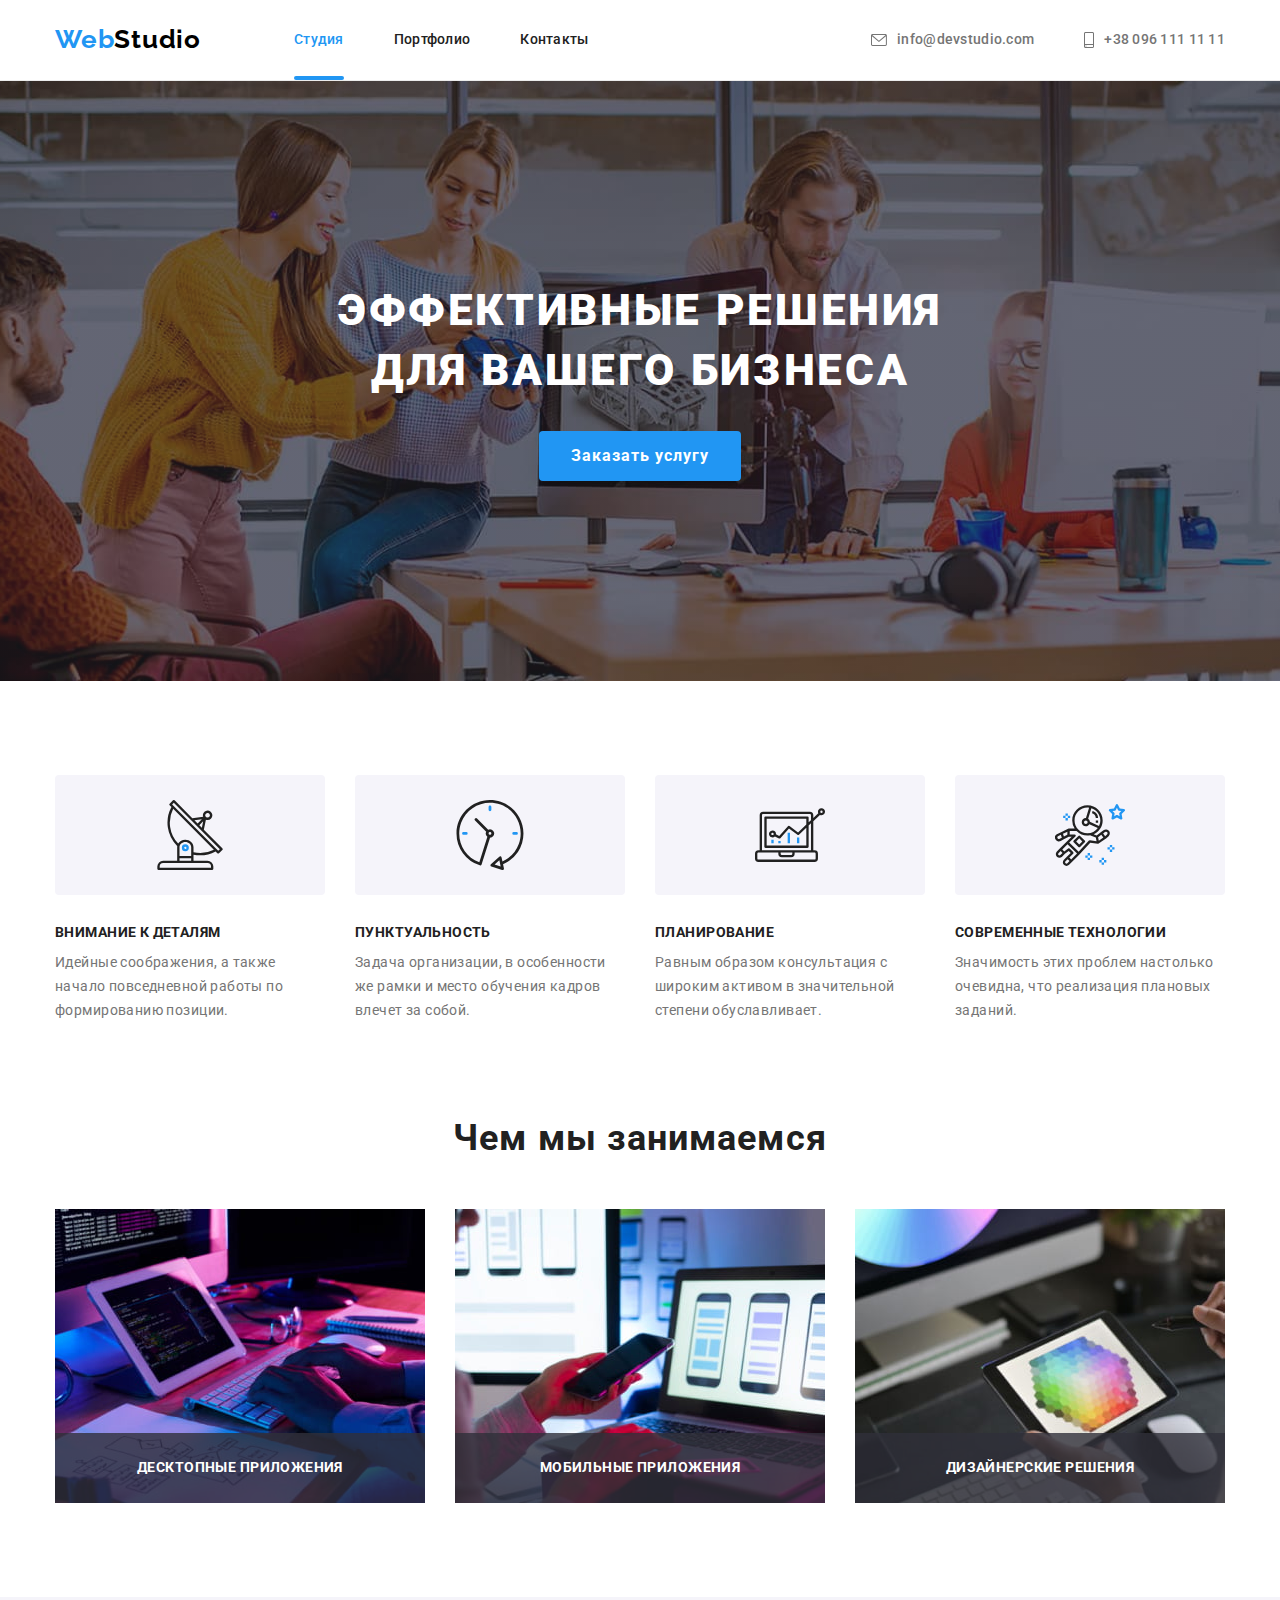
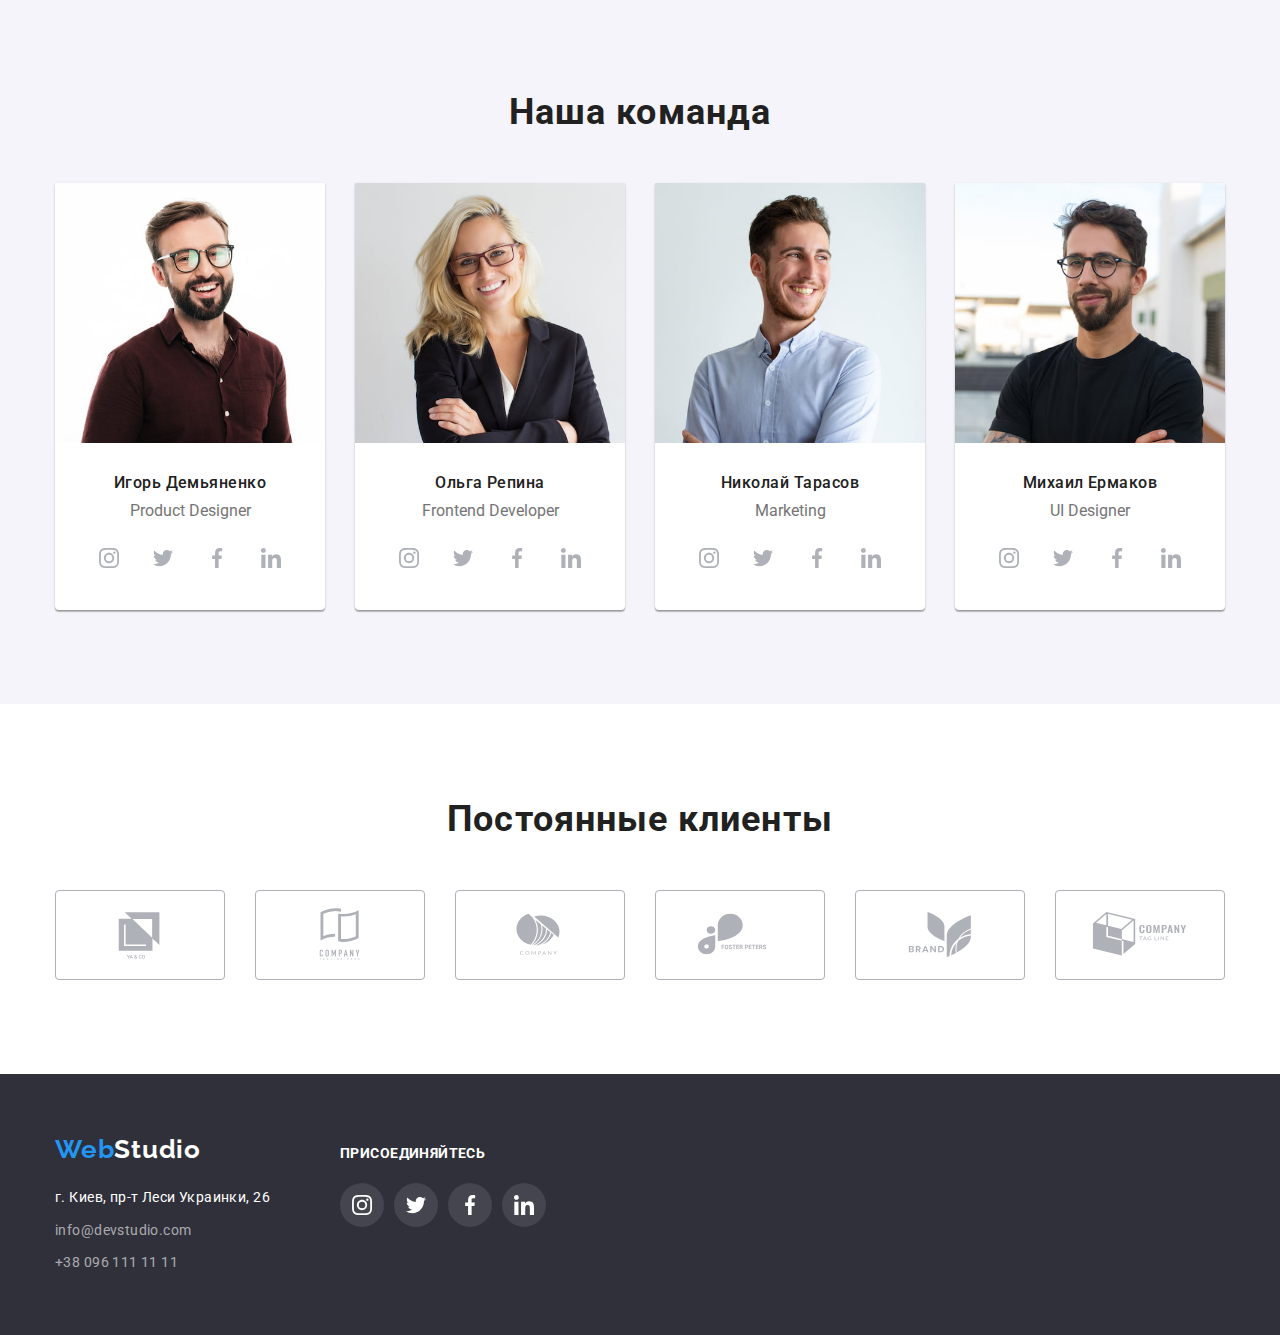
<file: index.html>
<!DOCTYPE html>
<html lang="ru">
  <head>
    <meta charset="UTF-8" />
    <meta http-equiv="X-UA-Compatible" content="IE=edge" />
    <meta name="viewport" content="width=device-width, initial-scale=1.0" />
    <title>Студия</title>
    <link rel="preconnect" href="https://fonts.googleapis.com" />
    <link rel="preconnect" href="https://fonts.gstatic.com" crossorigin />
    <link
      href="https://fonts.googleapis.com/css2?family=Raleway:wght@700&family=Roboto:wght@400;500;700;900&display=swap"
      rel="stylesheet"
    />
    <link
      rel="stylesheet"
      href="https://cdnjs.cloudflare.com/ajax/libs/modern-normalize/1.1.0/modern-normalize.min.css"
    />
    <link rel="stylesheet" href="./css/styles.css" />
  </head>
  <body>
    <!-- Хедер -->
    <header class="header">
      <div class="container header-container">
        <nav class="header-nav">
          <a href="./index.html" class="logo">Web<span class="logo-header">Studio</span></a>
          <ul class="header-nav-list">
            <li class="header-nav-item"><a href="./index.html" class="link header-nav-link current">Студия</a></li>
            <li class="header-nav-item"><a href="./portfolio.html" class="link header-nav-link">Портфолио</a></li>
            <li class="header-nav-item"><a href="./contacts.html" class="link header-nav-link">Контакты</a></li>
          </ul>
        </nav>
        <ul class="header-contact-list">
          <li class="header-contact-item">
            <a href="mailto:info@devstudio.com" class="link header-contact-link inside-wrapper">
              <svg class="icon header-contact-icon" width="16" height="12">
                <use href="./images/icons.svg#envelope"></use>
              </svg>
              info@devstudio.com
            </a>
          </li>
          <li class="header-contact-item">
            <a href="tel:+380961111111" class="link header-contact-link">
              <svg class="icon header-contact-icon" width="10" height="16">
                <use href="./images/icons.svg#smartphone"></use>
              </svg>
              +38 096 111 11 11
            </a>
          </li>
        </ul>
      </div>
    </header>

    <main>
      <!-- Герой -->
      <section class="hero">
        <div class="container">
          <h1 class="hero-title">Эффективные решения<br />для вашего бизнеса</h1>
          <button type="button" class="hero-button" data-modal-open>Заказать услугу</button>
        </div>
      </section>

      <!-- Особенности -->
      <section class="section features">
        <div class="container">
          <h2 class="visually-hidden">Наши особенности</h2>
          <ul class="features-list">
            <li class="features-item">
              <div class="features-icon-container">
                <svg class="icon features-icon" width="70" height="70">
                  <use href="./images/icons.svg#antenna"></use>
                </svg>
              </div>
              <h3 class="features-title">Внимание к деталям</h3>
              <p class="features-text">
                Идейные соображения, а также начало повседневной работы по формированию позиции.
              </p>
            </li>
            <li class="features-item">
              <div class="features-icon-container">
                <svg class="icon features-icon" width="70" height="70">
                  <use href="./images/icons.svg#clock"></use>
                </svg>
              </div>
              <h3 class="features-title">Пунктуальность</h3>
              <p class="features-text">
                Задача организации, в особенности же рамки и место обучения кадров влечет за собой.
              </p>
            </li>
            <li class="features-item">
              <div class="features-icon-container">
                <svg class="icon features-icon" width="70" height="70">
                  <use href="./images/icons.svg#diagram"></use>
                </svg>
              </div>
              <h3 class="features-title">Планирование</h3>
              <p class="features-text">
                Равным образом консультация с широким активом в значительной степени обуславливает.
              </p>
            </li>
            <li class="features-item">
              <div class="features-icon-container">
                <svg class="icon features-icon" width="70" height="70">
                  <use href="./images/icons.svg#astronaut"></use>
                </svg>
              </div>
              <h3 class="features-title">Современные технологии</h3>
              <p class="features-text">Значимость этих проблем настолько очевидна, что реализация плановых заданий.</p>
            </li>
          </ul>
        </div>
      </section>

      <!-- Чем мы занимаемся -->
      <section class="section area">
        <div class="container">
          <h2 class="section-title">Чем мы занимаемся</h2>
          <ul class="area-list">
            <li class="area-item">
              <img
                src="./images/illustration-1.jpg"
                alt="Веб дизайн для ПК и планшета"
                width="370"
                height="294"
                class="image"
              />
              <h3 class="area-image-overlay">Десктопные приложения</h3>
            </li>
            <li class="area-item">
              <img
                src="./images/illustration-2.jpg"
                alt="Веб дизайн под смартфон"
                width="370"
                height="294"
                class="image"
              />
              <h3 class="area-image-overlay">Мобильные приложения</h3>
            </li>
            <li class="area-item">
              <img
                src="./images/illustration-3.jpg"
                alt="Подбор цветовой палитры"
                width="370"
                height="294"
                class="image"
              />
              <h3 class="area-image-overlay">Дизайнерские решения</h3>
            </li>
          </ul>
        </div>
      </section>

      <!-- Наша команда -->
      <section class="section team">
        <div class="container">
          <h2 class="section-title">Наша команда</h2>
          <ul class="team-list">
            <li class="team-item">
              <img
                src="./images/igor-demyanenko.jpg"
                alt="Фотография Игоря Демьяненко"
                width="270"
                height="260"
                class="image"
              />
              <div class="team-item-container">
                <h3 class="team-item-title">Игорь Демьяненко</h3>
                <p lang="en" class="team-item-text">Product Designer</p>
                <ul class="team-social-list">
                  <li class="team-social-item">
                    <a href="" class="link team-social-link">
                      <svg class="icon team-social-icon" width="20" height="20">
                        <use href="./images/icons.svg#instagram"></use>
                      </svg>
                    </a>
                  </li>
                  <li class="team-social-item">
                    <a href="" class="link team-social-link">
                      <svg class="icon team-social-icon" width="20" height="20">
                        <use href="./images/icons.svg#twitter"></use>
                      </svg>
                    </a>
                  </li>
                  <li class="team-social-item">
                    <a href="" class="link team-social-link">
                      <svg class="icon team-social-icon" width="20" height="20">
                        <use href="./images/icons.svg#facebook"></use>
                      </svg>
                    </a>
                  </li>
                  <li class="team-social-item">
                    <a href="" class="link team-social-link">
                      <svg class="icon team-social-icon" width="20" height="20">
                        <use href="./images/icons.svg#linkedin"></use>
                      </svg>
                    </a>
                  </li>
                </ul>
              </div>
            </li>
            <li class="team-item">
              <img
                src="./images/olga-repina.jpg"
                alt="Фотография Ольги Репиной"
                width="270"
                height="260"
                class="image"
              />
              <div class="team-item-container">
                <h3 class="team-item-title">Ольга Репина</h3>
                <p lang="en" class="team-item-text">Frontend Developer</p>
                <ul class="team-social-list">
                  <li class="team-social-item">
                    <a href="" class="link team-social-link">
                      <svg class="icon team-social-icon" width="20" height="20">
                        <use href="./images/icons.svg#instagram"></use>
                      </svg>
                    </a>
                  </li>
                  <li class="team-social-item">
                    <a href="" class="link team-social-link">
                      <svg class="icon team-social-icon" width="20" height="20">
                        <use href="./images/icons.svg#twitter"></use>
                      </svg>
                    </a>
                  </li>
                  <li class="team-social-item">
                    <a href="" class="link team-social-link">
                      <svg class="icon team-social-icon" width="20" height="20">
                        <use href="./images/icons.svg#facebook"></use>
                      </svg>
                    </a>
                  </li>
                  <li class="team-social-item">
                    <a href="" class="link team-social-link">
                      <svg class="icon team-social-icon" width="20" height="20">
                        <use href="./images/icons.svg#linkedin"></use>
                      </svg>
                    </a>
                  </li>
                </ul>
              </div>
            </li>
            <li class="team-item">
              <img
                src="./images/nikolay-tarasov.jpg"
                alt="Фотография Николая Тарасова"
                width="270"
                height="260"
                class="image"
              />
              <div class="team-item-container">
                <h3 class="team-item-title">Николай Тарасов</h3>
                <p lang="en" class="team-item-text">Marketing</p>
                <ul class="team-social-list">
                  <li class="team-social-item">
                    <a href="" class="link team-social-link">
                      <svg class="icon team-social-icon" width="20" height="20">
                        <use href="./images/icons.svg#instagram"></use>
                      </svg>
                    </a>
                  </li>
                  <li class="team-social-item">
                    <a href="" class="link team-social-link">
                      <svg class="icon team-social-icon" width="20" height="20">
                        <use href="./images/icons.svg#twitter"></use>
                      </svg>
                    </a>
                  </li>
                  <li class="team-social-item">
                    <a href="" class="link team-social-link">
                      <svg class="icon team-social-icon" width="20" height="20">
                        <use href="./images/icons.svg#facebook"></use>
                      </svg>
                    </a>
                  </li>
                  <li class="team-social-item">
                    <a href="" class="link team-social-link">
                      <svg class="icon team-social-icon" width="20" height="20">
                        <use href="./images/icons.svg#linkedin"></use>
                      </svg>
                    </a>
                  </li>
                </ul>
              </div>
            </li>
            <li class="team-item">
              <img
                src="./images/mihail-ermakov.jpg"
                alt="Фотография Михаила Ермакова"
                width="270"
                height="260"
                class="image"
              />
              <div class="team-item-container">
                <h3 class="team-item-title">Михаил Ермаков</h3>
                <p lang="en" class="team-item-text">UI Designer</p>
                <ul class="team-social-list">
                  <li class="team-social-item">
                    <a href="" class="link team-social-link">
                      <svg class="icon team-social-icon" width="20" height="20">
                        <use href="./images/icons.svg#instagram"></use>
                      </svg>
                    </a>
                  </li>
                  <li class="team-social-item">
                    <a href="" class="link team-social-link">
                      <svg class="icon team-social-icon" width="20" height="20">
                        <use href="./images/icons.svg#twitter"></use>
                      </svg>
                    </a>
                  </li>
                  <li class="team-social-item">
                    <a href="" class="link team-social-link">
                      <svg class="icon team-social-icon" width="20" height="20">
                        <use href="./images/icons.svg#facebook"></use>
                      </svg>
                    </a>
                  </li>
                  <li class="team-social-item">
                    <a href="" class="link team-social-link">
                      <svg class="icon team-social-icon" width="20" height="20">
                        <use href="./images/icons.svg#linkedin"></use>
                      </svg>
                    </a>
                  </li>
                </ul>
              </div>
            </li>
          </ul>
        </div>
      </section>

      <!-- Постоянные клиенты -->

      <section class="section clients">
        <div class="container">
          <h2 class="section-title">Постоянные клиенты</h2>
          <ul class="clients-list">
            <li class="clients-item">
              <a href="" class="link clients-link">
                <svg class="icon" width="106" height="60">
                  <use href="./images/icons.svg#logo-1"></use>
                </svg>
              </a>
            </li>
            <li class="clients-item">
              <a href="" class="link clients-link">
                <svg class="icon" width="106" height="60">
                  <use href="./images/icons.svg#logo-2"></use>
                </svg>
              </a>
            </li>
            <li class="clients-item">
              <a href="" class="link clients-link">
                <svg class="icon" width="106" height="60">
                  <use href="./images/icons.svg#logo-3"></use>
                </svg>
              </a>
            </li>
            <li class="clients-item">
              <a href="" class="link clients-link">
                <svg class="icon" width="106" height="60">
                  <use href="./images/icons.svg#logo-4"></use>
                </svg>
              </a>
            </li>
            <li class="clients-item">
              <a href="" class="link clients-link">
                <svg class="icon" width="106" height="60">
                  <use href="./images/icons.svg#logo-5"></use>
                </svg>
              </a>
            </li>
            <li class="clients-item">
              <a href="" class="link clients-link">
                <svg class="icon" width="106" height="60">
                  <use href="./images/icons.svg#logo-6"></use>
                </svg>
              </a>
            </li>
          </ul>
        </div>
      </section>
    </main>

    <!-- Подвал -->
    <footer class="footer">
      <div class="container footer-container">
        <div class="footer-address-wrapper">
          <a href="./index.html" class="logo">Web<span class="logo-footer">Studio</span></a>
          <!-- Адрес -->
          <address class="footer-address">
            <p class="footer-location">г. Киев, пр-т Леси Украинки, 26</p>
            <ul class="footer-contact-list">
              <li class="footer-contact-item">
                <a href="mailto:info@devstudio.com" class="link">info@devstudio.com</a>
              </li>
              <li class="footer-contact-item">
                <a href="tel:+380961111111" class="link">+38 096 111 11 11</a>
              </li>
            </ul>
          </address>
        </div>
        <div class="footer-social-wrapper">
          <h3 class="footer-social-title">Присоединяйтесь</h3>
          <ul class="footer-social-list">
            <li class="footer-social-item">
              <a href="" class="footer-social-link link">
                <svg width="20" height="20" class="icon footer-social-icon">
                  <use href="./images/icons.svg#instagram"></use>
                </svg>
              </a>
            </li>
            <li class="footer-social-item">
              <a href="" class="footer-social-link link">
                <svg width="20" height="20" class="icon footer-social-icon">
                  <use href="./images/icons.svg#twitter"></use>
                </svg>
              </a>
            </li>
            <li class="footer-social-item">
              <a href="" class="footer-social-link link">
                <svg width="20" height="20" class="icon footer-social-icon">
                  <use href="./images/icons.svg#facebook"></use>
                </svg>
              </a>
            </li>
            <li class="footer-social-item">
              <a href="" class="footer-social-link link">
                <svg width="20" height="20" class="icon footer-social-icon">
                  <use href="./images/icons.svg#linkedin"></use>
                </svg>
              </a>
            </li>
          </ul>
        </div>
      </div>
    </footer>

    <!-- Модальное окно -->
    <div class="modal-backdrop is-hidden" data-modal>
      <div class="modal-window">
        <button type="button" class="modal-close-button" data-modal-close>
          <svg width="11" height="11" class="icon">
            <use href="./images/icons.svg#cross"></use>
          </svg>
        </button>
      </div>
    </div>

    <!-- Скрипты -->
    <script src="./js/modal.js"></script>
  </body>
</html>
</file>
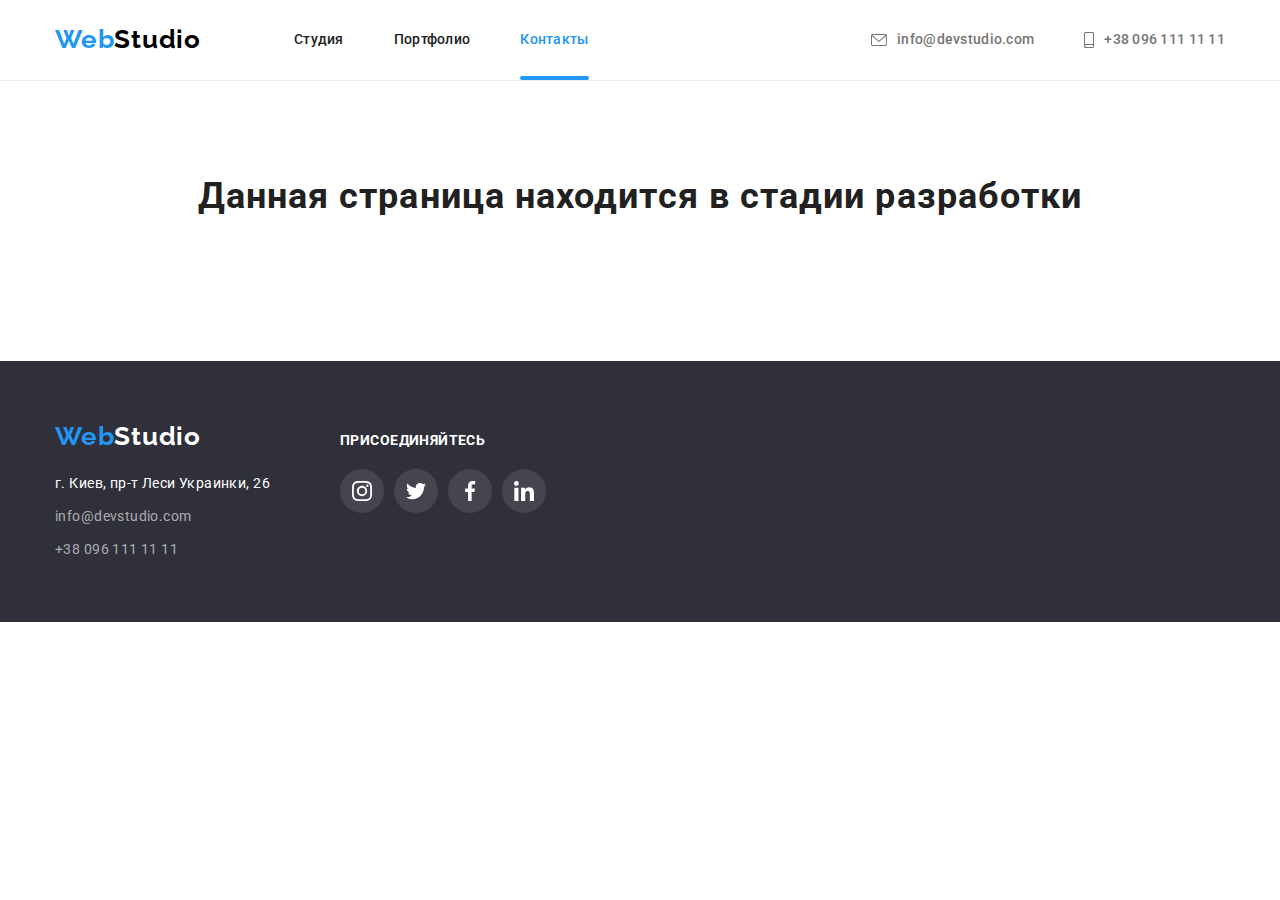
<file: contacts.html>
<!DOCTYPE html>
<html lang="ru">
  <head>
    <meta charset="UTF-8" />
    <meta http-equiv="X-UA-Compatible" content="IE=edge" />
    <meta name="viewport" content="width=device-width, initial-scale=1.0" />
    <title>Контакты</title>
    <link rel="preconnect" href="https://fonts.googleapis.com" />
    <link rel="preconnect" href="https://fonts.gstatic.com" crossorigin />
    <link
      href="https://fonts.googleapis.com/css2?family=Raleway:wght@700&family=Roboto:wght@400;500;700;900&display=swap"
      rel="stylesheet"
    />
    <link
      rel="stylesheet"
      href="https://cdnjs.cloudflare.com/ajax/libs/modern-normalize/1.1.0/modern-normalize.min.css"
    />
    <link rel="stylesheet" href="./css/styles.css" />
  </head>
  <body>
    <header class="header">
      <div class="container header-container">
        <nav class="header-nav">
          <a href="./index.html" class="logo">Web<span class="logo-header">Studio</span></a>
          <ul class="header-nav-list">
            <li class="header-nav-item"><a href="./index.html" class="link header-nav-link">Студия</a></li>
            <li class="header-nav-item"><a href="./portfolio.html" class="link header-nav-link">Портфолио</a></li>
            <li class="header-nav-item"><a href="./contacts.html" class="link header-nav-link current">Контакты</a></li>
          </ul>
        </nav>
        <ul class="header-contact-list">
          <li class="header-contact-item">
            <a href="mailto:info@devstudio.com" class="link header-contact-link inside-wrapper">
              <svg class="icon header-contact-icon" width="16" height="12">
                <use href="./images/icons.svg#envelope"></use>
              </svg>
              info@devstudio.com
            </a>
          </li>
          <li class="header-contact-item">
            <a href="tel:+380961111111" class="link header-contact-link">
              <svg class="icon header-contact-icon" width="10" height="16">
                <use href="./images/icons.svg#smartphone"></use>
              </svg>
              +38 096 111 11 11
            </a>
          </li>
        </ul>
      </div>
    </header>
    <main>
      <section class="section">
        <div class="container">
          <h1 class="section-title">Данная страница находится в стадии разработки</h1>
        </div>
      </section>
    </main>

    <footer class="footer">
      <div class="container footer-container">
        <div class="footer-address-wrapper">
          <a href="./index.html" class="logo">Web<span class="logo-footer">Studio</span></a>
          <!-- Адрес -->
          <address class="footer-address">
            <p class="footer-location">г. Киев, пр-т Леси Украинки, 26</p>
            <ul class="footer-contact-list">
              <li class="footer-contact-item">
                <a href="mailto:info@devstudio.com" class="link">info@devstudio.com</a>
              </li>
              <li class="footer-contact-item">
                <a href="tel:+380961111111" class="link">+38 096 111 11 11</a>
              </li>
            </ul>
          </address>
        </div>
        <div class="footer-social-wrapper">
          <h3 class="footer-social-title">Присоединяйтесь</h3>
          <ul class="footer-social-list">
            <li class="footer-social-item">
              <a href="" class="footer-social-link link">
                <svg width="20" height="20" class="icon footer-social-icon">
                  <use href="./images/icons.svg#instagram"></use>
                </svg>
              </a>
            </li>
            <li class="footer-social-item">
              <a href="" class="footer-social-link link">
                <svg width="20" height="20" class="icon footer-social-icon">
                  <use href="./images/icons.svg#twitter"></use>
                </svg>
              </a>
            </li>
            <li class="footer-social-item">
              <a href="" class="footer-social-link link">
                <svg width="20" height="20" class="icon footer-social-icon">
                  <use href="./images/icons.svg#facebook"></use>
                </svg>
              </a>
            </li>
            <li class="footer-social-item">
              <a href="" class="footer-social-link link">
                <svg width="20" height="20" class="icon footer-social-icon">
                  <use href="./images/icons.svg#linkedin"></use>
                </svg>
              </a>
            </li>
          </ul>
        </div>
      </div>
    </footer>
  </body>
</html>
</file>
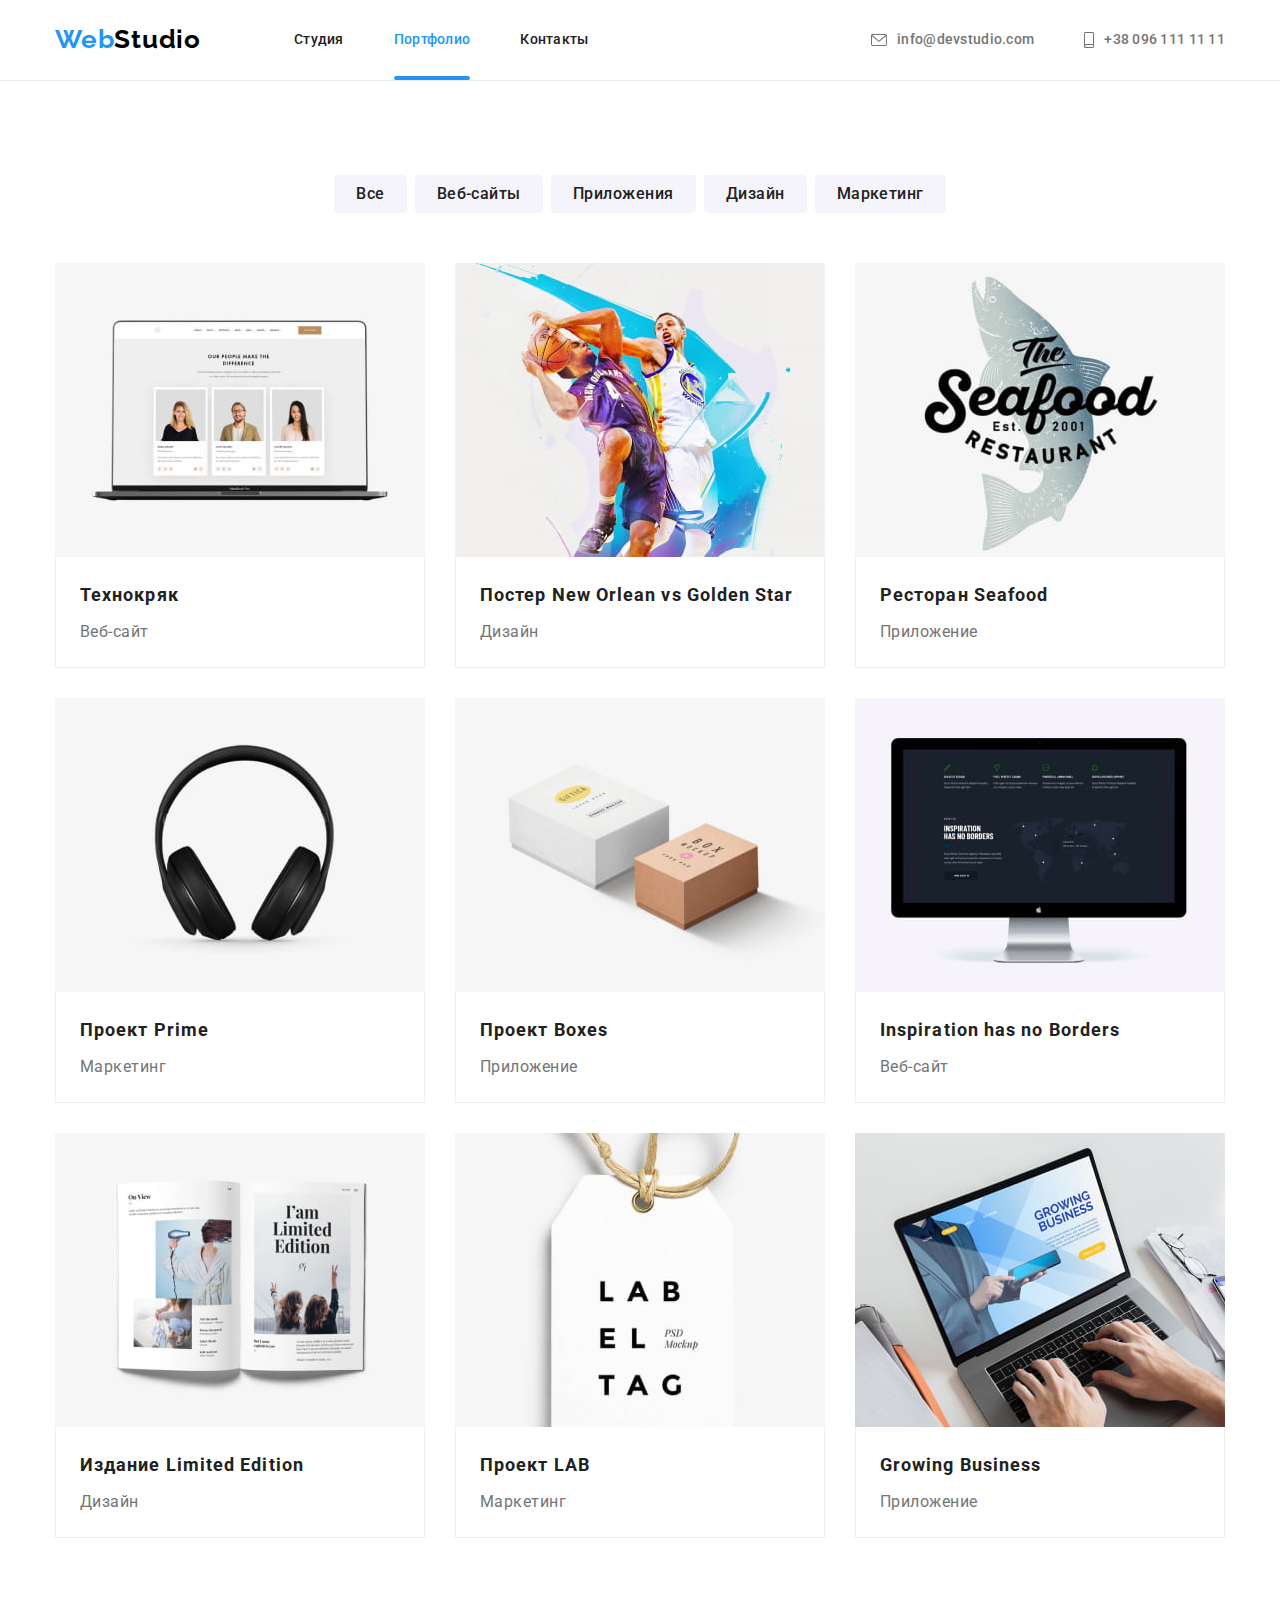
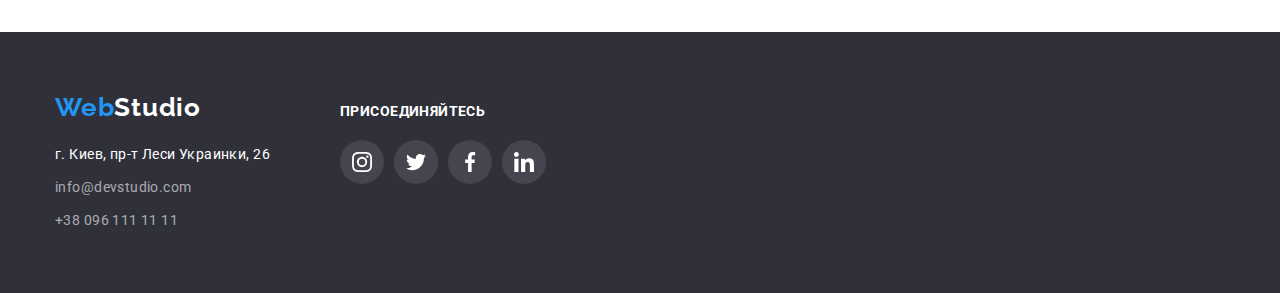
<file: portfolio.html>
<!DOCTYPE html>
<html lang="ru">
  <head>
    <meta charset="UTF-8" />
    <meta http-equiv="X-UA-Compatible" content="IE=edge" />
    <meta name="viewport" content="width=device-width, initial-scale=1.0" />
    <title>Портфолио</title>
    <link
      href="https://fonts.googleapis.com/css2?family=Raleway:wght@700&family=Roboto:wght@400;500;700;900&display=swap"
      rel="stylesheet"
    />
    <link
      rel="stylesheet"
      href="https://cdnjs.cloudflare.com/ajax/libs/modern-normalize/1.1.0/modern-normalize.min.css"
    />
    <link rel="stylesheet" href="./css/styles.css" />
  </head>
  <body>
    <!-- Хэдер скопирован из index.html -->
    <header class="header">
      <div class="container header-container">
        <nav class="header-nav">
          <a href="./index.html" class="logo">Web<span class="logo-header">Studio</span></a>
          <ul class="header-nav-list">
            <li class="header-nav-item"><a href="./index.html" class="link header-nav-link">Студия</a></li>
            <li class="header-nav-item">
              <a href="./portfolio.html" class="link header-nav-link current">Портфолио</a>
            </li>
            <li class="header-nav-item"><a href="./contacts.html" class="link header-nav-link">Контакты</a></li>
          </ul>
        </nav>
        <ul class="header-contact-list">
          <li class="header-contact-item">
            <a href="mailto:info@devstudio.com" class="link header-contact-link inside-wrapper">
              <svg class="icon header-contact-icon" width="16" height="12">
                <use href="./images/icons.svg#envelope"></use>
              </svg>
              info@devstudio.com
            </a>
          </li>
          <li class="header-contact-item">
            <a href="tel:+380961111111" class="link header-contact-link">
              <svg class="icon header-contact-icon" width="10" height="16">
                <use href="./images/icons.svg#smartphone"></use>
              </svg>
              +38 096 111 11 11
            </a>
          </li>
        </ul>
      </div>
    </header>

    <main>
      <section class="section">
        <div class="container">
          <h1 class="visually-hidden">Портфолио</h1>
          <ul class="portfolio-filter-list">
            <li class="portfolio-filter-item">
              <!--<button type="button" class="portfolio-button selected">Все</button>-->
              <button type="button" class="portfolio-filter-button">Все</button>
            </li>
            <li class="portfolio-filter-item">
              <button type="button" class="portfolio-filter-button">Веб-сайты</button>
            </li>
            <li class="portfolio-filter-item">
              <button type="button" class="portfolio-filter-button">Приложения</button>
            </li>
            <li class="portfolio-filter-item">
              <button type="button" class="portfolio-filter-button">Дизайн</button>
            </li>
            <li class="portfolio-filter-item">
              <button type="button" class="portfolio-filter-button">Маркетинг</button>
            </li>
          </ul>
          <ul class="portfolio-list">
            <li class="portfolio-item">
              <a href="" class="link portfolio-link">
                <div class="portfolio-image-container">
                  <img
                    src="./images/illustration-11.jpg"
                    alt="Веб-сайт на экране ноутбука"
                    width="370"
                    height="294"
                    class="image"
                  />
                  <p class="portfolio-image-overlay">
                    Ресурс предлагает комплексные предложения с разным уровнем функционала и сервисов. Все это позволит
                    посетителю получить исчерпывающие сведения о компании или частном лице.
                  </p>
                </div>
                <div class="portfolio-container">
                  <h2 class="portfolio-title">Технокряк</h2>
                  <p class="portfolio-type">Веб-сайт</p>
                </div>
              </a>
            </li>
            <li class="portfolio-item">
              <a href="" class="link portfolio-link">
                <div class="portfolio-image-container">
                  <img
                    src="./images/illustration-12.jpg"
                    alt="Два баскетболиста в прыжке"
                    width="370"
                    height="294"
                    class="image"
                  />
                  <p class="portfolio-image-overlay">
                    Lorem ipsum dolor sit amet, consectetur adipisicing elit. Praesentium libero, molestiae nisi iure
                    voluptates reprehenderit incidunt nihil accusantium atque, doloribus quo ut quasi officiis ducimus
                    beatae accusamus sequi. Cupiditate, quia nisi. Quaerat natus ullam repellat.
                  </p>
                </div>
                <div class="portfolio-container">
                  <h2 class="portfolio-title">Постер New Orlean vs Golden Star</h2>
                  <p class="portfolio-type">Дизайн</p>
                </div>
              </a>
            </li>
            <li class="portfolio-item">
              <a href="" class="link portfolio-link">
                <div class="portfolio-image-container">
                  <img
                    src="./images/illustration-13.jpg"
                    alt="Логотип ресторана Seafood"
                    width="370"
                    height="294"
                    class="image"
                  />
                  <p class="portfolio-image-overlay">
                    Lorem ipsum, dolor sit amet consectetur adipisicing elit. Numquam libero quasi facilis tenetur
                    laborum cumque nobis esse iste rem, quo perferendis? Ut vero dolorem dignissimos, ratione
                    repellendus deserunt odio alias.
                  </p>
                </div>
                <div class="portfolio-container">
                  <h2 class="portfolio-title">Ресторан Seafood</h2>
                  <p class="portfolio-type">Приложение</p>
                </div>
              </a>
            </li>
            <li class="portfolio-item">
              <a href="" class="link portfolio-link">
                <div class="portfolio-image-container">
                  <img
                    src="./images/illustration-14.jpg"
                    alt="Накладные наушники"
                    width="370"
                    height="294"
                    class="image"
                  />
                  <p class="portfolio-image-overlay">
                    Lorem ipsum dolor sit amet consectetur adipisicing elit. Iste, sunt nihil optio laudantium incidunt
                    aliquam enim officiis maiores perferendis blanditiis impedit commodi delectus, minus magni maxime
                    exercitationem? Vitae soluta, magni ducimus dolor fuga voluptate nam!
                  </p>
                </div>
                <div class="portfolio-container">
                  <h2 class="portfolio-title">Проект Prime</h2>
                  <p class="portfolio-type">Маркетинг</p>
                </div>
              </a>
            </li>
            <li class="portfolio-item">
              <a href="" class="link portfolio-link">
                <div class="portfolio-image-container">
                  <img
                    src="./images/illustration-15.jpg"
                    alt="Две картонные коробочки"
                    width="370"
                    height="294"
                    class="image"
                  />
                  <p class="portfolio-image-overlay">
                    Lorem ipsum dolor, sit amet consectetur adipisicing elit. Ipsum officiis iure sit omnis qui ullam
                    fugiat accusamus rerum dolore iste.
                  </p>
                </div>
                <div class="portfolio-container">
                  <h2 class="portfolio-title">Проект Boxes</h2>
                  <p class="portfolio-type">Приложение</p>
                </div>
              </a>
            </li>
            <li class="portfolio-item">
              <a href="" class="link portfolio-link">
                <div class="portfolio-image-container">
                  <img
                    src="./images/illustration-16.jpg"
                    alt="Монитор с веб-сатом"
                    width="370"
                    height="294"
                    class="image"
                  />
                  <p class="portfolio-image-overlay">
                    Lorem ipsum dolor sit, amet consectetur adipisicing elit. Illo veniam, optio corporis at eligendi id
                    distinctio, ducimus numquam hic esse repellat unde soluta quidem! Quaerat.
                  </p>
                </div>
                <div class="portfolio-container">
                  <h2 class="portfolio-title">Inspiration has no Borders</h2>
                  <p class="portfolio-type">Веб-сайт</p>
                </div>
              </a>
            </li>
            <li class="portfolio-item">
              <a href="" class="link portfolio-link">
                <div class="portfolio-image-container">
                  <img
                    src="./images/illustration-17.jpg"
                    alt="Окртытый разворот брошюры"
                    width="370"
                    height="294"
                    class="image"
                  />
                  <p class="portfolio-image-overlay">
                    Lorem ipsum dolor sit amet consectetur adipisicing elit. Laborum illo et autem, culpa, accusantium
                    pariatur a soluta commodi molestiae exercitationem ullam similique blanditiis ratione officiis.
                  </p>
                </div>
                <div class="portfolio-container">
                  <h2 class="portfolio-title">Издание Limited Edition</h2>
                  <p class="portfolio-type">Дизайн</p>
                </div>
              </a>
            </li>
            <li class="portfolio-item">
              <a href="" class="link portfolio-link">
                <div class="portfolio-image-container">
                  <img
                    src="./images/illustration-18.jpg"
                    alt="Картонная бирка"
                    width="370"
                    height="294"
                    class="image"
                  />
                  <p class="portfolio-image-overlay">
                    Lorem ipsum, dolor sit amet consectetur adipisicing elit. Assumenda architecto placeat quae
                    consequatur quod quasi!
                  </p>
                </div>
                <div class="portfolio-container">
                  <h2 class="portfolio-title">Проект LAB</h2>
                  <p class="portfolio-type">Маркетинг</p>
                </div>
              </a>
            </li>
            <li class="portfolio-item">
              <a href="" class="link portfolio-link">
                <div class="portfolio-image-container">
                  <img
                    src="./images/illustration-19.jpg"
                    alt="Приложение на ноутбуке"
                    width="370"
                    height="294"
                    class="image"
                  />
                  <p class="portfolio-image-overlay">
                    Lorem ipsum dolor sit, amet consectetur adipisicing elit. Consequatur, atque. Temporibus laborum
                    assumenda repellat, cumque, deserunt eveniet sed veritatis sint, asperiores quisquam neque impedit
                    fugit? Odio assumenda accusantium ipsum. Rerum.
                  </p>
                </div>
                <div class="portfolio-container">
                  <h2 class="portfolio-title">Growing Business</h2>
                  <p class="portfolio-type">Приложение</p>
                </div>
              </a>
            </li>
          </ul>
        </div>
      </section>
    </main>

    <!-- Футер скопирован из index.html -->
    <footer class="footer">
      <div class="container footer-container">
        <div class="footer-address-wrapper">
          <a href="./index.html" class="logo">Web<span class="logo-footer">Studio</span></a>
          <!-- Адрес -->
          <address class="footer-address">
            <p class="footer-location">г. Киев, пр-т Леси Украинки, 26</p>
            <ul class="footer-contact-list">
              <li class="footer-contact-item">
                <a href="mailto:info@devstudio.com" class="link">info@devstudio.com</a>
              </li>
              <li class="footer-contact-item">
                <a href="tel:+380961111111" class="link">+38 096 111 11 11</a>
              </li>
            </ul>
          </address>
        </div>
        <div class="footer-social-wrapper">
          <h3 class="footer-social-title">Присоединяйтесь</h3>
          <ul class="footer-social-list">
            <li class="footer-social-item">
              <a href="" class="footer-social-link link">
                <svg width="20" height="20" class="icon footer-social-icon">
                  <use href="./images/icons.svg#instagram"></use>
                </svg>
              </a>
            </li>
            <li class="footer-social-item">
              <a href="" class="footer-social-link link">
                <svg width="20" height="20" class="icon footer-social-icon">
                  <use href="./images/icons.svg#twitter"></use>
                </svg>
              </a>
            </li>
            <li class="footer-social-item">
              <a href="" class="footer-social-link link">
                <svg width="20" height="20" class="icon footer-social-icon">
                  <use href="./images/icons.svg#facebook"></use>
                </svg>
              </a>
            </li>
            <li class="footer-social-item">
              <a href="" class="footer-social-link link">
                <svg width="20" height="20" class="icon footer-social-icon">
                  <use href="./images/icons.svg#linkedin"></use>
                </svg>
              </a>
            </li>
          </ul>
        </div>
      </div>
    </footer>
  </body>
</html>
</file>
<file: css/styles.css>
:root {
  /* Главное оформление - темный текст на светлом фоне */
  /* Альтернативное (инверсное) оформление - светлый текст на темном фоне */

  /* Цвета фона: */

  /* #FFFFFF Хедер */
  /* #FFFFFF Особенности, чем занимаемся, примеры работ */
  --primary-background-color: #ffffff;

  /* #2F303A Герой */
  /* #2F303A Футер */
  --dark-background-color: #2f303a;

  /* #F5F4FA Наша команда */

  /* Цвета текста: */

  /* #2196F3, #000000 лого в хедере*/
  --logo-color: #000000;

  /* #ececec */
  --header-border-color: #ececec;

  /* #2196F3, #FFFFFF лого в футере*/

  /* #2196F3 - акцент*/
  --accent-color: #2196f3;

  /* #212121 - nav в хедере*/
  /* #212121 - заголовок в разделах */
  --title-color: #212121;

  /* #757575 - контакты в хедере */
  /* #757575 - абзацы */
  --primary-text-color: #757575;

  --member-item-shadow: 0px 1px 3px rgba(0, 0, 0, 0.12), 0px 1px 1px rgba(0, 0, 0, 0.14), 0px 2px 1px rgba(0, 0, 0, 0.2);

  /* #FFFFFF - заголовок и кнопка в герое */
  /* #FFFFFF - адрес в футере */
  --white-color: #ffffff;
  --title-secondary-color: #ffffff;

  /* rgba(255, 255, 255, 0.6) - контакты в футере */
  --address-contacts-color: rgb(255 255 255 / 0.6);

  /* #188ce8 - акцент кнопки в герое */
  --hero-button-accent-background-color: #188ce8;
  --hero-button-shadow: 0px 4px 4px rgba(0, 0, 0, 0.15);

  /* #F5F4FA - основной цвет фона кнопки в портфолио, фон секции наша команда */
  --portfolio-button-background-color: #f5f4fa;
  --team-section-background-color: #f5f4fa;

  --portfolio-accent-button-shadow: 0px 3px 1px rgba(0, 0, 0, 0.1), 0px 1px 2px rgba(0, 0, 0, 0.08),
    0px 2px 2px rgba(0, 0, 0, 0.12);

  /* #eeeeee */
  --portfolio-container-border-color: #eeeeee;

  /* Зазор в сетке между portfolio-item */
  --item-gap: 30px;

  --container-width: 1200px;

  --timing-function: cubic-bezier(0.4, 0, 0.2, 1);
}

body {
  min-width: var(--container-width);

  font-family: 'Roboto', sans-serif;

  color: var(--primary-text-color);

  font-size: 16px;
}

h1,
h2,
h3,
p {
  margin-top: 0;
  margin-bottom: 0;
}

ul {
  margin-top: 0;
  margin-bottom: 0;
  padding-left: 0;
  list-style-type: none;
}

.link {
  color: inherit;
  text-decoration: inherit;
}

.visually-hidden {
  position: absolute;
  width: 1px;
  height: 1px;
  margin: -1px;
  border: 0;
  padding: 0;
  white-space: nowrap;
  clip-path: inset(100%);
  clip: rect(0 0 0 0);
  overflow: hidden;
}

.container {
  width: var(--container-width);
  margin: 0 auto;
  padding: 0 15px;
}

.section {
  padding-top: 94px;
  padding-bottom: 94px;
}

.icon {
  --icon-accent-color: var(--accent-color);
  fill: currentColor;
}

.image {
  display: block;
}

.section-title {
  margin-bottom: 50px;

  font-size: 36px;
  line-height: 1.17;
  letter-spacing: 0.03em;

  color: var(--title-color);
  text-align: center;
}

/*  Логотип */
.logo {
  font-family: 'Raleway', sans-serif;
  font-weight: 700;
  font-size: 26px;
  line-height: 1.2;
  letter-spacing: 0.03em;

  color: var(--accent-color);
  text-decoration: none;
}

.logo-footer {
  color: var(--white-color);
}

/* Хедер */

.logo-header {
  color: var(--logo-color);
}

.header {
  border-bottom: 1px solid var(--header-border-color);
}

.header-container {
  display: flex;
  align-items: center;
}

.header-nav {
  display: flex;
  align-items: center;
}

.header-nav-list {
  display: flex;
  margin-left: 93px;
}

.header-contact-list {
  display: flex;
  margin-left: auto;
}

.header-nav-item:not(:first-child),
.header-contact-item:not(:first-child) {
  margin-left: 50px;
}

.header-contact-icon {
  margin-right: 10px;
}

.header-nav-link {
  display: block;

  color: var(--title-color);
}

.header-contact-link {
  display: flex;
  align-items: center;
}

.header-nav-link,
.header-contact-link {
  padding-top: 32px;
  padding-bottom: 32px;
  font-weight: 500;
  font-size: 14px;
  line-height: 1.14;
  letter-spacing: 0.02em;

  transition: color 250ms var(--timing-function);
}

.header-nav-link {
  position: relative;
}
.header-nav-link.current::after {
  content: '';

  position: absolute;
  left: 0;
  bottom: 0;

  width: 100%;
  height: 4px;

  border-radius: 2px;
  background-color: var(--accent-color);

  animation: currentLinkAnimation 250ms var(--timing-function) both;
}

@keyframes currentLinkAnimation {
  from {
    transform: scaleX(0);
  }
  to {
    transform: scaleX(1);
  }
}

.header-nav-link:hover,
.header-nav-link:focus,
.header-nav-link.current,
.header-contact-link:hover,
.header-contact-link:focus {
  color: var(--accent-color);
}

/* Герой */

.hero {
  padding-top: 200px;
  padding-bottom: 200px;
  max-width: 1600px;
  margin-inline: auto;
  text-align: center;

  background-color: var(--dark-background-color);
  background-image: linear-gradient(to right, rgba(47, 48, 58, 0.4), rgba(47, 48, 58, 0.4)),
    url('../images/hero-background.jpg');
  background-size: cover;
  background-position: center;
}

.hero-title {
  margin-bottom: 30px;

  font-weight: 900;
  font-size: 44px;
  line-height: 1.36;
  letter-spacing: 0.06em;

  color: var(--title-secondary-color);
  text-transform: uppercase;
}

.hero-button {
  display: inline-block;
  padding: 10px 32px;
  border-radius: 4px;
  border-style: none;
  box-shadow: var(--hero-button-shadow);

  font-weight: 700;
  font-size: 16px;
  line-height: 1.88;

  letter-spacing: 0.06em;

  color: var(--title-secondary-color);
  background-color: var(--accent-color);

  cursor: pointer;
  transition: background-color 250ms var(--timing-function);
}

.hero-button:hover,
.hero-button:focus {
  background-color: var(--hero-button-accent-background-color);
}

/* Особенности */

.features {
  padding-bottom: 0;
}

.features-list {
  display: flex;
  margin-left: calc(-1 * var(--item-gap));
}

.features-item {
  margin-left: var(--item-gap);
  flex-basis: calc(100% - 3 * var(--item-gap));
}

.features-title {
  margin-bottom: 10px;

  font-size: 14px;
  line-height: 1.14;
  letter-spacing: 0.03em;

  color: var(--title-color);
  text-transform: uppercase;
}

.features-text {
  font-size: 14px;
  line-height: 1.71;
  letter-spacing: 0.03em;
}

.features-icon-container {
  display: flex;
  justify-content: center;
  align-items: center;
  height: 120px;
  margin-bottom: 30px;
  color: var(--title-color);
  background-color: var(--team-section-background-color);
  border-radius: 4px;
}

/* Чем мы занимаемся */

.area-list {
  display: flex;
}

.area-item {
  position: relative;
}

.area-image-overlay {
  position: absolute;
  left: 0;
  bottom: 0;

  display: flex;
  height: 70px;
  width: 100%;
  justify-content: center;
  align-items: center;

  font-size: 14px;
  line-height: 1.14;
  letter-spacing: 0.03em;
  text-transform: uppercase;
  color: var(--title-secondary-color);

  background-color: rgba(47, 48, 58, 0.8);
}

.area-item:not(:first-child) {
  margin-left: 30px;
}
/* Наша команда */

.team {
  background-color: var(--team-section-background-color);
}

.team-list {
  display: flex;
  flex-wrap: wrap;
  margin-left: calc(-1 * var(--item-gap));
}

.team-item {
  flex-basis: calc(100% / 4 - var(--item-gap));
  margin-left: var(--item-gap);

  text-align: center;
  background-color: var(--white-color);

  box-shadow: var(--member-item-shadow);
  border-radius: 0px 0px 4px 4px;
}

.team-item-container {
  padding: 30px 32px;
}

.team-item:not(:first-child) {
  margin-left: auto;
}

.team-item-title,
.team-item-description {
  font-size: 16px;
  line-height: 1.2;
  letter-spacing: 0.03em;
}

.team-item-title {
  font-weight: 500;

  color: var(--title-color);
}

.team-item-text {
  margin-top: 10px;
}

.team-social-list {
  display: flex;
  margin-top: 16px;
  margin-left: -10px;
}

.team-social-item {
  margin-left: 10px;
}

.team-social-link {
  display: flex;
  justify-content: center;
  align-items: center;
  width: 44px;
  height: 44px;
  color: #afb1b8;
  border-radius: 50%;

  transition-property: color, background-color;
  transition-duration: 250ms;
  transition-timing-function: var(--timing-function);
}

.team-social-link:hover,
.team-social-link:focus {
  background-color: var(--accent-color);

  color: var(--title-secondary-color);
}

/* Постоянные клиенты */

.clients-list {
  display: flex;
  margin-left: calc(-1 * var(--item-gap));
}

.clients-item {
  flex-basis: calc(100% / 6 - var(--item-gap));
  height: 90px;
  margin-left: var(--item-gap);
}

.clients-link {
  display: flex;
  justify-content: center;
  align-items: center;
  height: 100%;
  border-width: 1px;
  border-style: solid;
  border-color: #afb1b8;
  color: #afb1b8;
  border-radius: 4px;

  transition-property: color, border-color;
  transition-duration: 250ms;
  transition-timing-function: var(--timing-function);
}

.clients-link:hover,
.clients-link:focus {
  color: var(--accent-color);
  border-color: var(--accent-color);
}

/* Портфолио */
.portfolio-filter-list {
  display: flex;
  justify-content: center;

  margin-bottom: 50px;
}
/* Наши работы */
.portfolio-filter-button {
  display: block;
  padding: 6px 22px;

  font-family: inherit;
  font-weight: 500;
  font-size: 16px;
  line-height: 1.62;
  letter-spacing: 0.03em;

  color: var(--title-color);
  background-color: var(--portfolio-button-background-color);

  cursor: pointer;

  border-style: none;
  border-radius: 4px;

  transition-property: color, background-color, box-shadow;
  transition-duration: 250ms;
  transition-timing-function: var(--timing-function);
}

.portfolio-filter-item:nth-child(n + 2) {
  margin-left: 8px;
}

.portfolio-filter-button:hover,
.portfolio-filter-button:focus,
.portfolio-filter-button.selected {
  color: var(--white-color);
  background-color: var(--accent-color);
  box-shadow: var(--portfolio-accent-button-shadow);
}

.portfolio-list {
  display: flex;
  flex-wrap: wrap;

  margin-top: calc(-1 * var(--item-gap));
  margin-left: calc(-1 * var(--item-gap));
}

.portfolio-item {
  flex-basis: calc(100% / 3 - var(--item-gap));
  margin-top: var(--item-gap);
  margin-left: var(--item-gap);
}

/*
.portfolio-item {
  width: calc((100% - 2 * 30px) / 3);
}

.portfolio-item:not(:nth-child(3n + 1)) {
  margin-left: 30px;
}

.portfolio-item:not(:nth-child(-n + 3)) {
  margin-top: 30px;
}
*/

.portfolio-image-container {
  position: relative;
  overflow: hidden;
}

.portfolio-image-overlay {
  position: absolute;
  left: 0;
  top: 100%;
  transform: translateY(0);

  display: flex;
  width: 100%;
  height: 100%;
  padding: 24px;
  justify-content: center;
  align-items: center;

  font-size: 18px;
  line-height: 1.56;
  letter-spacing: 0.03em;
  color: var(--white-color);

  background-color: rgba(33, 150, 243, 0.9);
  transition: transform 250ms var(--timing-function);
}

.portfolio-link:hover .portfolio-image-overlay,
.portfolio-link:focus .portfolio-image-overlay {
  transform: translateY(-100%);
}

.portfolio-container {
  padding: 20px 24px;
  border: 1px solid var(--portfolio-container-border-color);
  border-top: none;
}

.portfolio-title {
  margin-top: 0;
  margin-bottom: 4px;

  font-size: 18px;
  line-height: 2;
  letter-spacing: 0.06em;

  color: var(--title-color);
}

.portfolio-type {
  font-size: 16px;
  line-height: 1.88;
  letter-spacing: 0.03em;
}

.portfolio-link {
  display: block;

  transition: box-shadow 250ms var(--timing-function);
}

.portfolio-link:hover,
.portfolio-link:focus {
  box-shadow: 0px 1px 1px rgba(0, 0, 0, 0.12), 0px 4px 4px rgba(0, 0, 0, 0.06), 1px 4px 6px rgba(0, 0, 0, 0.16);
}
/* Футер */

.footer {
  padding-top: 60px;
  padding-bottom: 60px;

  background-color: var(--dark-background-color);
}

.footer-container {
  display: flex;
  align-items: baseline;
}

.footer-address {
  margin-top: 20px;
  font-style: normal;
  font-size: 14px;
  line-height: 1.71;
  letter-spacing: 0.03em;
}

.footer-location {
  color: var(--title-secondary-color);
}

.footer-contact-list {
  margin-top: 9px;
  color: var(--address-contacts-color);
}

.footer-contact-item:not(:first-child) {
  margin-top: 9px;
}

.footer-social-wrapper {
  margin-left: 70px;
}

.footer-social-title {
  font-size: 14px;
  line-height: 1.23;
  letter-spacing: 0.03em;
  text-transform: uppercase;

  color: #ffffff;
}

.footer-social-list {
  --item-size: 44px;
  --item-count: 4;
  --item-gap: 10px;
  display: flex;
  margin-top: 20px;
  width: calc(var(--item-size) * var(--item-count) + var(--item-gap) * (var(--item-count) - 1));
}

.footer-social-item {
  flex-basis: var(--item-size);
  height: var(--item-size);
  /* flex-shrink: 0; */
}

.footer-social-item:not(:first-child) {
  margin-left: var(--item-gap);
}
.footer-social-link {
  display: flex;
  width: 100%;
  height: 100%;
  border-radius: 50%;
  background-color: rgba(255, 255, 255, 0.1);
  justify-content: center;
  align-items: center;
  color: var(--title-secondary-color);

  transition: background-color 250ms var(--timing-function);
}

.footer-social-link:hover,
.footer-social-link:focus {
  background-color: var(--accent-color);
}

/* Модальное окно */

.is-hidden {
  visibility: hidden;
  opacity: 0;
  pointer-events: none;
}

.modal-backdrop {
  position: fixed;
  left: 0;
  top: 0;
  width: 100%;
  height: 100%;

  background-color: rgba(0, 0, 0, 0.2);

  transition-property: opacity, visibility;
  transition-duration: 300ms;

  cursor: not-allowed;
}

.modal-window {
  position: absolute;
  top: 50%;
  left: 50%;
  transform: translate(-50%, -50%);

  width: 528px;
  height: 581px;

  background: var(--primary-background-color);
  box-shadow: 0px 1px 3px rgba(0, 0, 0, 0.12), 0px 1px 1px rgba(0, 0, 0, 0.14), 0px 2px 1px rgba(0, 0, 0, 0.2);
  border-radius: 4px;

  transition-property: opacity, visibility, transform;
  transition-duration: 300ms;

  cursor: default;
}

.is-hidden .modal-window {
  transform: translate(-50%, -50%) scale(0);
}

.modal-close-button {
  position: absolute;
  top: 8px;
  right: 8px;

  display: flex;
  width: 30px;
  height: 30px;
  padding: 0;
  justify-content: center;
  align-items: center;

  color: #000000;

  border: 1px solid rgba(0, 0, 0, 0.1);
  border-radius: 50%;
  cursor: pointer;
}
</file>
